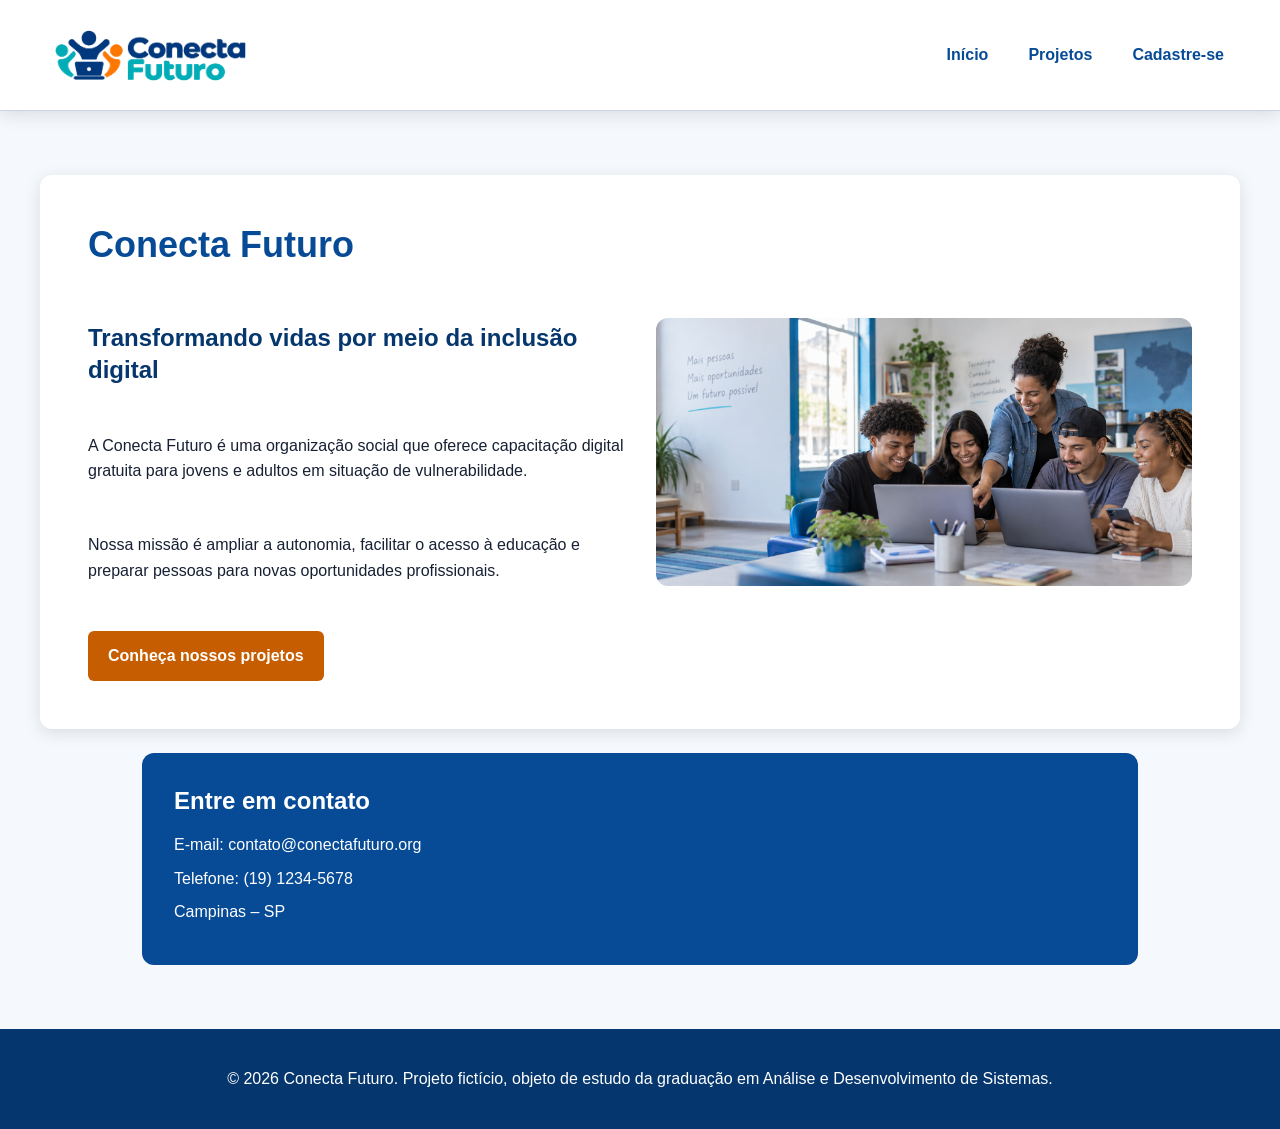
<file: index.html>
<!doctype html>
<html lang="pt-BR">
  <head>
    <meta charset="UTF-8" />
    <meta name="viewport" content="width=device-width, initial-scale=1.0" />

    <title>Conecta Futuro</title>

    <meta http-equiv="refresh" content="0; url=html/index.html" />

    <link rel="canonical" href="html/index.html" />
  </head>

  <body>
    <p>
      Redirecionando para o site da Conecta Futuro...
      <a href="html/index.html">Clique aqui caso não seja redirecionado.</a>
    </p>

    <script>
      window.location.replace("html/index.html");
    </script>
  </body>
</html>
</file>
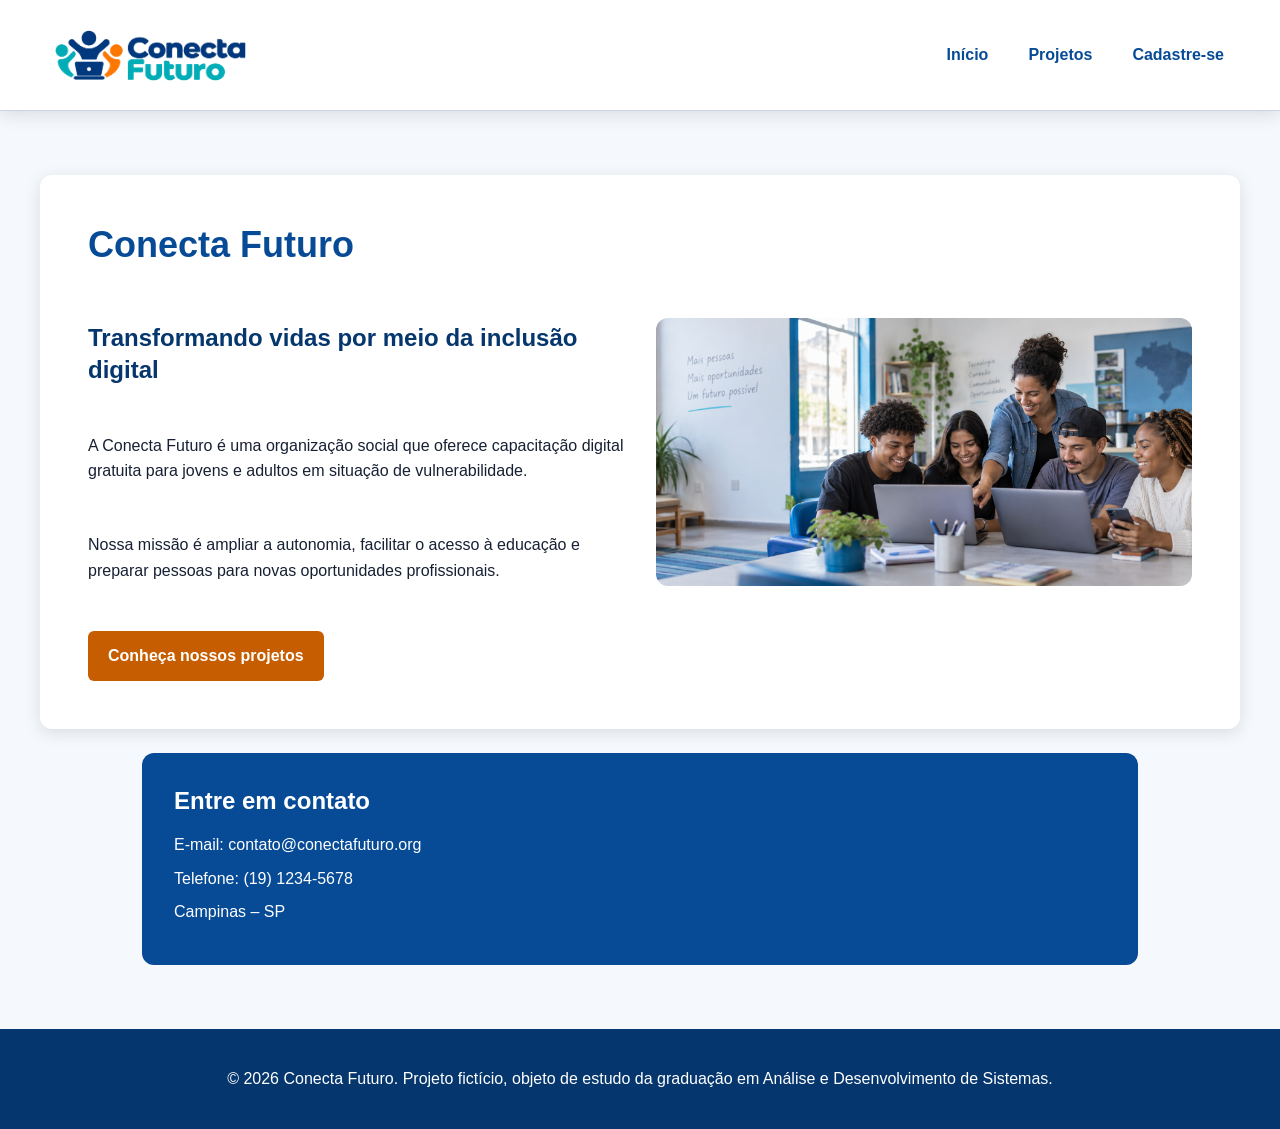
<file: html/index.html>
<!doctype html>
<html lang="pt-BR">
  <head>
    <meta charset="UTF-8" />
    <meta name="viewport" content="width=device-width, initial-scale=1.0" />
    <meta name="description" content="ONG de inclusão e capacitação digital." />
    <title>Conecta Futuro | Início</title>
    <link rel="icon" href="../img/favicon.svg" type="image/svg+xml" />
    <link rel="stylesheet" href="../css/variables.css" />
    <link rel="stylesheet" href="../css/global.css" />

    <link id="css-pagina" rel="stylesheet" href="../css/index.css" />
  </head>
  <body>
    <header>
      <a href="index.html" class="logo">
        <img src="../img/logo-conecta-futuro.png" alt="Conecta Futuro" />
      </a>

      <!-- Controle do menu mobile -->
      <input
        type="checkbox"
        id="menu-toggle"
        class="menu-toggle"
        aria-label="Abrir ou fechar menu"
      />

      <!-- Ícone do menu sanduíche -->
      <label for="menu-toggle" class="menu-hamburguer">
        <span></span>
        <span></span>
        <span></span>
      </label>

      <nav class="nav-principal" aria-label="Navegação principal">
        <ul class="menu">
          <li>
            <a href="#inicio" data-route="inicio"> Início </a>
          </li>

          <li class="item-dropdown">
            <a href="#projetos" data-route="projetos"> Projetos </a>

            <ul class="submenu">
              <li>
                <a
                  href="#projetos/oficinas"
                  data-route="projetos"
                  data-section="oficinas"
                >
                  Oficinas digitais
                </a>
              </li>

              <li>
                <a
                  href="#projetos/voluntariado"
                  data-route="projetos"
                  data-section="voluntariado"
                >
                  Voluntariado
                </a>
              </li>

              <li>
                <a
                  href="#projetos/doacoes"
                  data-route="projetos"
                  data-section="doacoes"
                >
                  Doações
                </a>
              </li>
            </ul>
          </li>

          <li>
            <a href="#cadastro" data-route="cadastro"> Cadastre-se </a>
          </li>
        </ul>
      </nav>
    </header>

    <main id="app">
      <section aria-labelledby="titulo-principal">
        <h1 id="titulo-principal">Conecta Futuro</h1>

        <picture>
          <source srcset="../img/inclusao-digital.png" type="image/png" />
          <source srcset="../img/inclusao-digital.png" type="image/png" />
          <img
            src="../img/inclusao-digital.png"
            alt="Educadora auxiliando jovens em uma oficina de inclusão digital"
          />
        </picture>

        <h2>Transformando vidas por meio da inclusão digital</h2>

        <p>
          A Conecta Futuro é uma organização social que oferece capacitação
          digital gratuita para jovens e adultos em situação de vulnerabilidade.
        </p>

        <p>
          Nossa missão é ampliar a autonomia, facilitar o acesso à educação e
          preparar pessoas para novas oportunidades profissionais.
        </p>

        <a href="#projetos" data-route="projetos">Conheça nossos projetos</a>
      </section>

      <section aria-labelledby="titulo-contato">
        <h2 id="titulo-contato">Entre em contato</h2>
        <address>
          <p>
            E-mail:
            <a href="mailto:contato@conectafuturo.org">
              contato@conectafuturo.org
            </a>
          </p>
          <p>
            Telefone:
            <a href="tel:+551912345678">(19) 1234-5678</a>
          </p>
          <p>Campinas – SP</p>
        </address>
      </section>
    </main>

    <footer>
      <p>
        &copy; 2026 Conecta Futuro. Projeto fictício, objeto de estudo da
        graduação em Análise e Desenvolvimento de Sistemas.
      </p>
    </footer>
    <script type="module" src="../js/main.js"></script>
  </body>
</html>
</file>
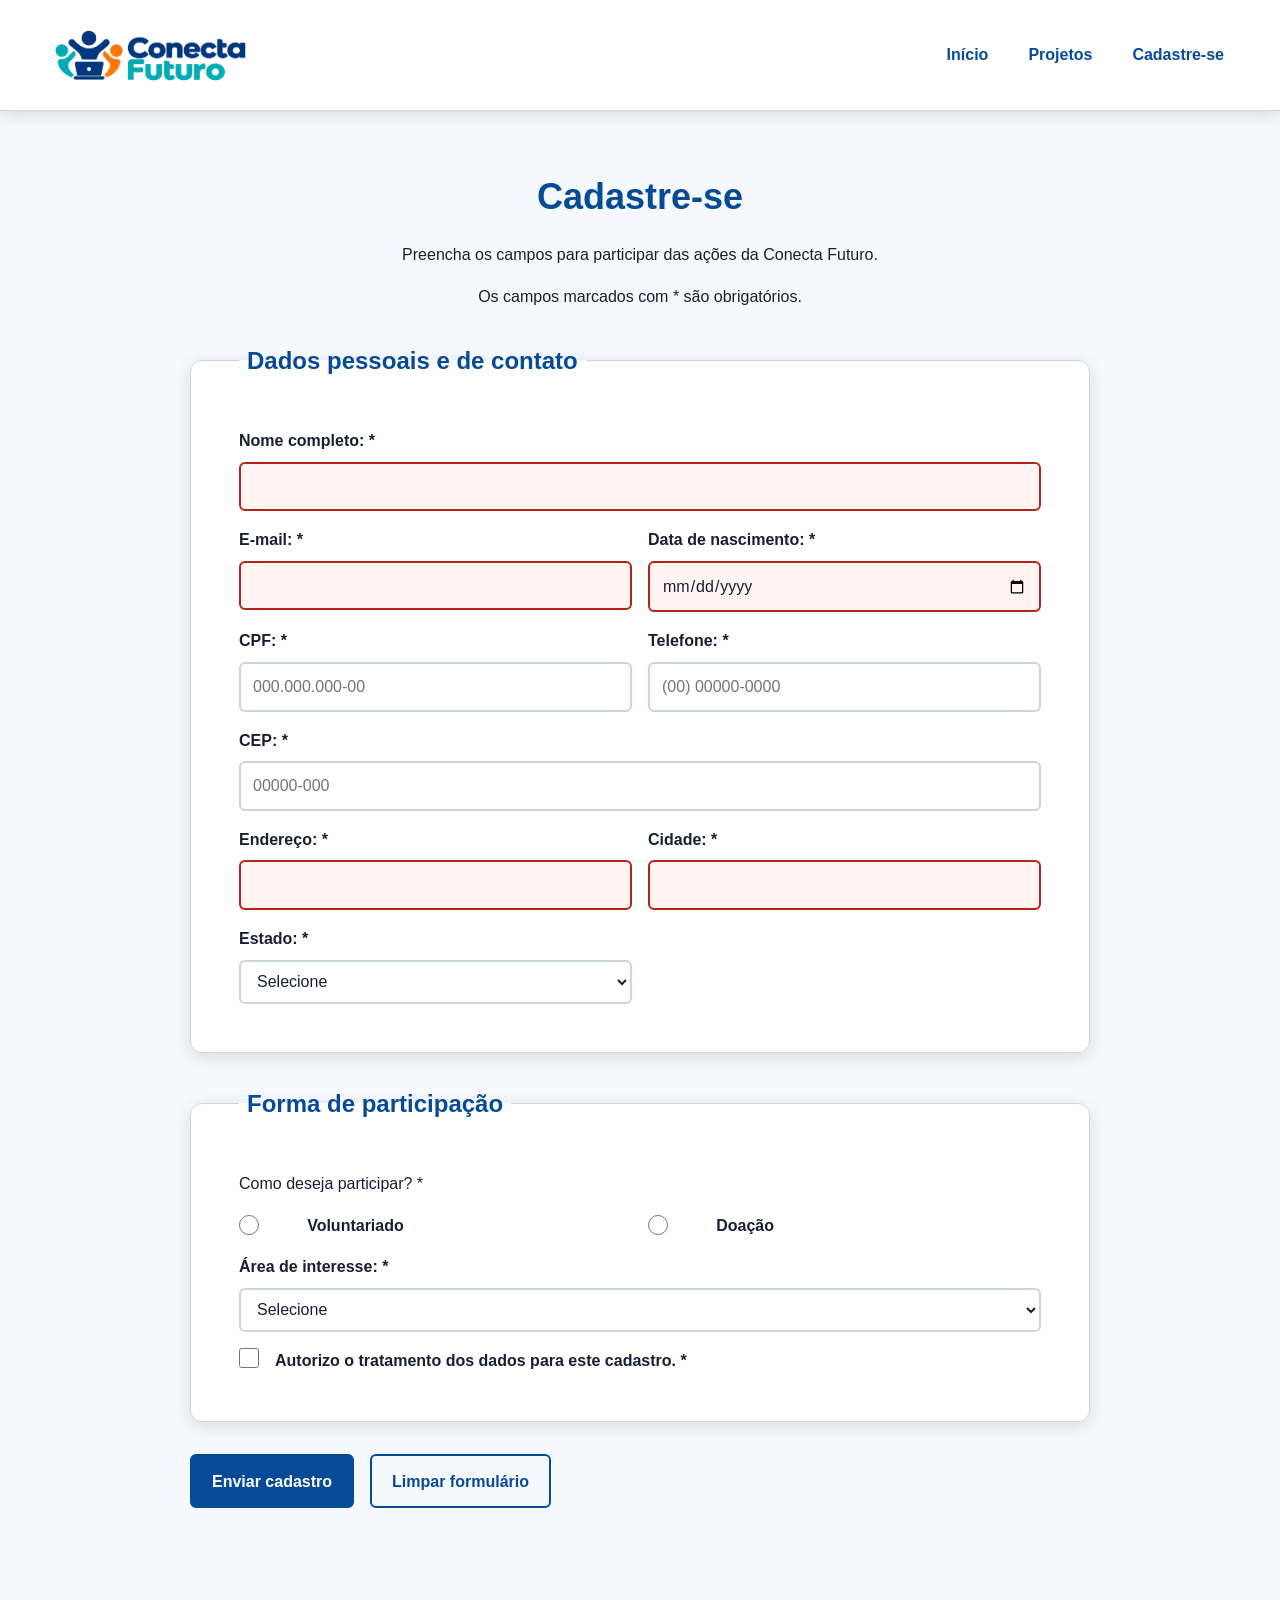
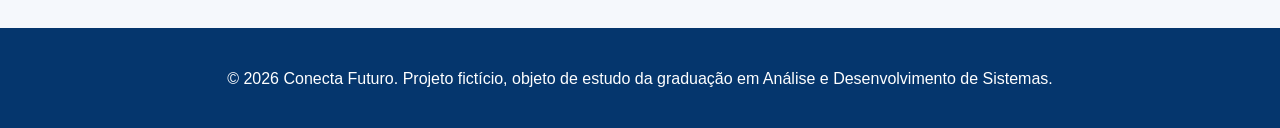
<file: html/cadastro.html>
<!doctype html>
<html lang="pt-BR">
  <head>
    <meta charset="UTF-8" />
    <meta name="viewport" content="width=device-width, initial-scale=1.0" />
    <meta name="description" content="Cadastro de voluntários e doadores." />
    <title>Conecta Futuro | Cadastro</title>
    <link rel="icon" href="../img/favicon.svg" type="image/svg+xml" />
    <link rel="stylesheet" href="../css/variables.css" />
    <link rel="stylesheet" href="../css/global.css" />
    <link rel="stylesheet" href="../css/cadastro.css" />
  </head>
  <body>
    <header>
      <a href="index.html" class="logo">
        <img src="../img/logo-conecta-futuro.png" alt="Conecta Futuro" />
      </a>

      <!-- Controle do menu mobile -->
      <input
        type="checkbox"
        id="menu-toggle"
        class="menu-toggle"
        aria-label="Abrir ou fechar menu"
      />

      <!-- Ícone do menu sanduíche -->
      <label for="menu-toggle" class="menu-hamburguer">
        <span></span>
        <span></span>
        <span></span>
      </label>

      <nav class="nav-principal" aria-label="Navegação principal">
        <ul class="menu">
          <li>
            <a href="index.html">Início</a>
          </li>

          <li class="item-dropdown">
            <a href="projetos.html">Projetos</a>

            <ul class="submenu">
              <li>
                <a href="projetos.html#oficinas">Oficinas digitais</a>
              </li>

              <li>
                <a href="projetos.html#voluntariado">Voluntariado</a>
              </li>

              <li>
                <a href="projetos.html#doacoes">Doações</a>
              </li>
            </ul>
          </li>

          <li>
            <a href="cadastro.html">Cadastre-se</a>
          </li>
        </ul>
      </nav>
    </header>

    <main>
      <h1>Cadastre-se</h1>
      <p>Preencha os campos para participar das ações da Conecta Futuro.</p>
      <p>Os campos marcados com * são obrigatórios.</p>

      <form id="form-cadastro" action="#" method="post" novalidate>
        <fieldset>
          <legend>Dados pessoais e de contato</legend>

          <p>
            <label for="nome">Nome completo: *</label>
            <input
              type="text"
              id="nome"
              name="nome"
              autocomplete="name"
              required
            />
          </p>

          <p>
            <label for="email">E-mail: *</label>
            <input
              type="email"
              id="email"
              name="email"
              autocomplete="email"
              required
            />
          </p>

          <p>
            <label for="nascimento">Data de nascimento: *</label>
            <input type="date" id="nascimento" name="nascimento" required />
          </p>

          <p>
            <label for="cpf">CPF: *</label>
            <input
              type="text"
              id="cpf"
              name="cpf"
              inputmode="numeric"
              placeholder="000.000.000-00"
              pattern="[0-9]{3}\.[0-9]{3}\.[0-9]{3}-[0-9]{2}"
              maxlength="14"
              title="Digite o CPF no formato 000.000.000-00"
              required
            />
          </p>

          <p>
            <label for="telefone">Telefone: *</label>
            <input
              type="tel"
              id="telefone"
              name="telefone"
              autocomplete="tel"
              placeholder="(00) 00000-0000"
              pattern="\([0-9]{2}\) [0-9]{5}-[0-9]{4}"
              maxlength="15"
              title="Digite o telefone no formato (00) 00000-0000"
              required
            />
          </p>

          <p>
            <label for="cep">CEP: *</label>
            <input
              type="text"
              id="cep"
              name="cep"
              inputmode="numeric"
              autocomplete="postal-code"
              placeholder="00000-000"
              pattern="[0-9]{5}-[0-9]{3}"
              maxlength="9"
              title="Digite o CEP no formato 00000-000"
              required
            />
          </p>

          <p>
            <label for="endereco">Endereço: *</label>
            <input
              type="text"
              id="endereco"
              name="endereco"
              autocomplete="street-address"
              required
            />
          </p>

          <p>
            <label for="cidade">Cidade: *</label>
            <input
              type="text"
              id="cidade"
              name="cidade"
              autocomplete="address-level2"
              required
            />
          </p>

          <p>
            <label for="estado">Estado: *</label>
            <select
              id="estado"
              name="estado"
              autocomplete="address-level1"
              required
            >
              <option value="">Selecione</option>
              <option value="AC">Acre</option>
              <option value="AL">Alagoas</option>
              <option value="AP">Amapá</option>
              <option value="AM">Amazonas</option>
              <option value="BA">Bahia</option>
              <option value="CE">Ceará</option>
              <option value="DF">Distrito Federal</option>
              <option value="ES">Espírito Santo</option>
              <option value="GO">Goiás</option>
              <option value="MA">Maranhão</option>
              <option value="MT">Mato Grosso</option>
              <option value="MS">Mato Grosso do Sul</option>
              <option value="MG">Minas Gerais</option>
              <option value="PA">Pará</option>
              <option value="PB">Paraíba</option>
              <option value="PR">Paraná</option>
              <option value="PE">Pernambuco</option>
              <option value="PI">Piauí</option>
              <option value="RJ">Rio de Janeiro</option>
              <option value="RN">Rio Grande do Norte</option>
              <option value="RS">Rio Grande do Sul</option>
              <option value="RO">Rondônia</option>
              <option value="RR">Roraima</option>
              <option value="SC">Santa Catarina</option>
              <option value="SP">São Paulo</option>
              <option value="SE">Sergipe</option>
              <option value="TO">Tocantins</option>
            </select>
          </p>
        </fieldset>

        <fieldset>
          <legend>Forma de participação</legend>

          <p>Como deseja participar? *</p>

          <input
            type="radio"
            id="voluntario"
            name="participacao"
            value="voluntario"
            required
          />
          <label for="voluntario">Voluntariado</label>

          <input type="radio" id="doador" name="participacao" value="doador" />
          <label for="doador">Doação</label>

          <p>
            <label for="interesse">Área de interesse: *</label>
            <select id="interesse" name="interesse" required>
              <option value="">Selecione</option>
              <option value="oficinas">Oficinas de informática</option>
              <option value="curriculos">Elaboração de currículos</option>
              <option value="comunicacao">Comunicação</option>
              <option value="doacoes">Campanhas de doação</option>
            </select>
          </p>

          <p>
            <input
              type="checkbox"
              id="consentimento"
              name="consentimento"
              required
            />
            <label for="consentimento">
              Autorizo o tratamento dos dados para este cadastro. *
            </label>
          </p>
        </fieldset>

        <div class="acoes-formulario">
          <button type="submit">Enviar cadastro</button>
          <button type="reset">Limpar formulário</button>
        </div>

        <p
          id="mensagem-formulario"
          class="mensagem-formulario"
          role="status"
          aria-live="polite"
        ></p>
      </form>
    </main>

    <footer>
      <p>
        &copy; 2026 Conecta Futuro. Projeto fictício, objeto de estudo da
        graduação em Análise e Desenvolvimento de Sistemas.
      </p>
    </footer>

    <script type="module" src="../js/validation.js"></script>
  </body>
</html>
</file>
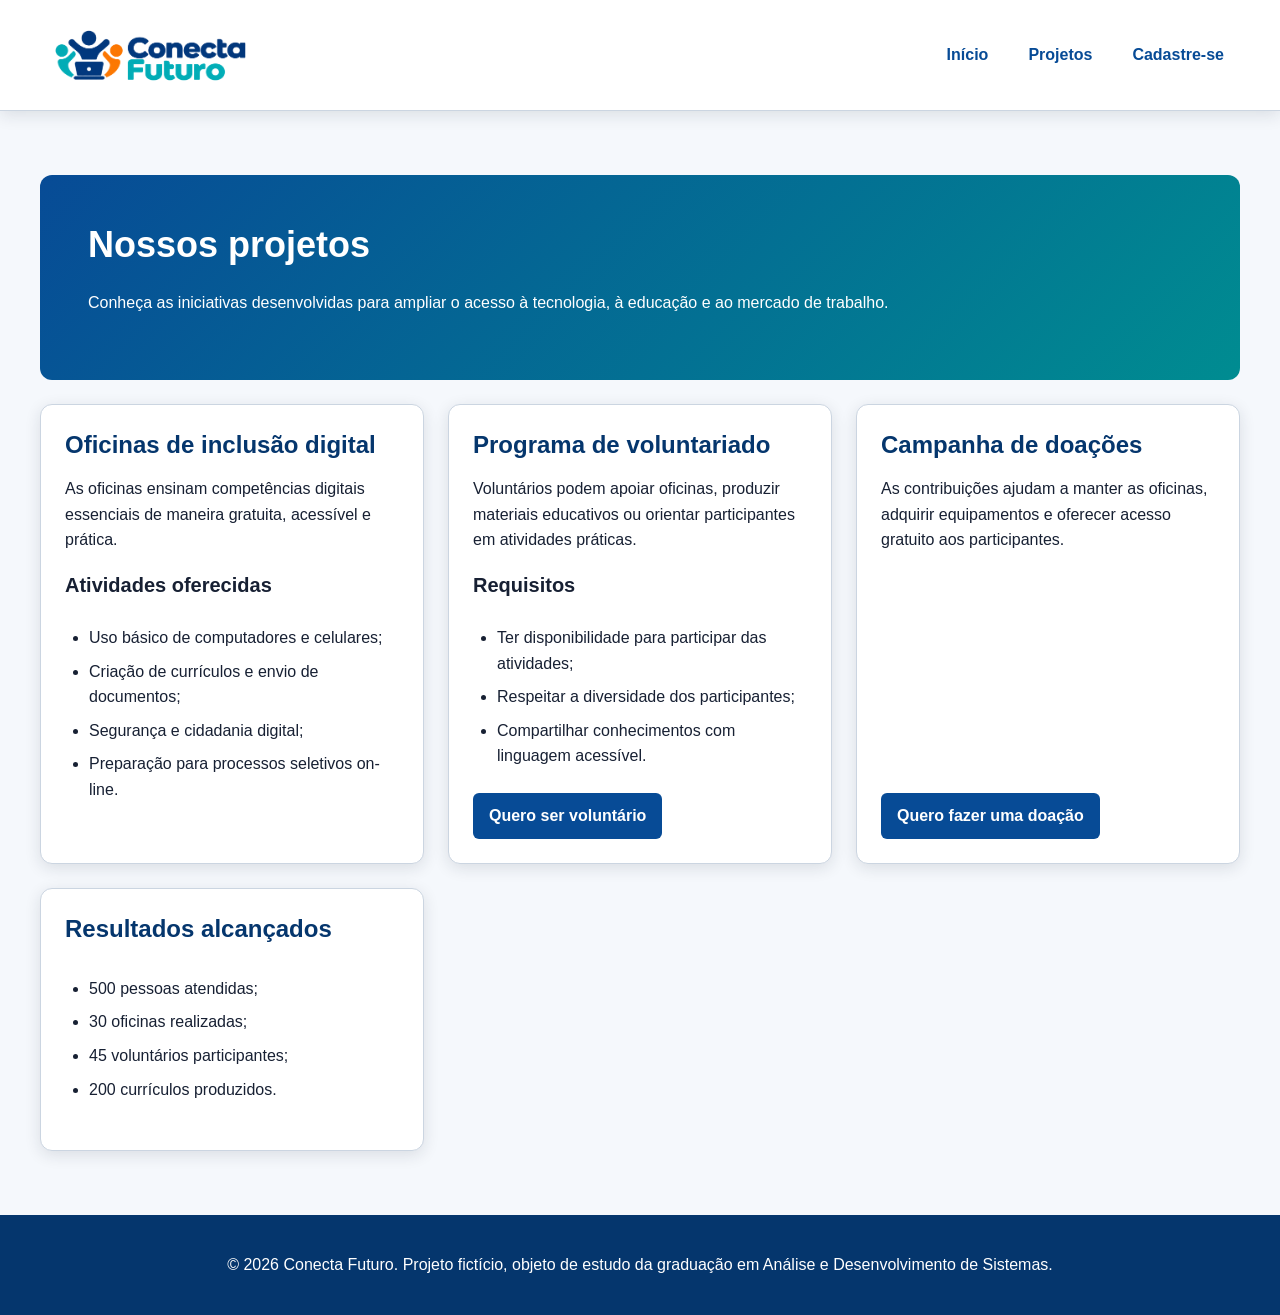
<file: html/projetos.html>
<!doctype html>
<html lang="pt-BR">
  <head>
    <meta charset="UTF-8" />
    <meta name="viewport" content="width=device-width, initial-scale=1.0" />
    <meta
      name="description"
      content="Projetos e formas de apoiar a Conecta Futuro."
    />
    <title>Conecta Futuro | Projetos</title>
    <link rel="icon" href="../img/favicon.svg" type="image/svg+xml" />
    <link rel="stylesheet" href="../css/variables.css" />
    <link rel="stylesheet" href="../css/global.css" />
    <link rel="stylesheet" href="../css/projetos.css" />
  </head>
  <body>
    <header>
      <a href="index.html" class="logo">
        <img src="../img/logo-conecta-futuro.png" alt="Conecta Futuro" />
      </a>

      <!-- Controle do menu mobile -->
      <input
        type="checkbox"
        id="menu-toggle"
        class="menu-toggle"
        aria-label="Abrir ou fechar menu"
      />

      <!-- Ícone do menu sanduíche -->
      <label for="menu-toggle" class="menu-hamburguer">
        <span></span>
        <span></span>
        <span></span>
      </label>

      <nav class="nav-principal" aria-label="Navegação principal">
        <ul class="menu">
          <li>
            <a href="index.html">Início</a>
          </li>

          <li class="item-dropdown">
            <a href="projetos.html">Projetos</a>

            <ul class="submenu">
              <li>
                <a href="projetos.html#oficinas">Oficinas digitais</a>
              </li>

              <li>
                <a href="projetos.html#voluntariado">Voluntariado</a>
              </li>

              <li>
                <a href="projetos.html#doacoes">Doações</a>
              </li>
            </ul>
          </li>

          <li>
            <a href="cadastro.html">Cadastre-se</a>
          </li>
        </ul>
      </nav>
    </header>

    <main>
      <section aria-labelledby="titulo-projetos">
        <h1 id="titulo-projetos">Nossos projetos</h1>
        <p>
          Conheça as iniciativas desenvolvidas para ampliar o acesso à
          tecnologia, à educação e ao mercado de trabalho.
        </p>
      </section>

      <!-- Os componentes abaixo são criados por templates.js. -->
      <div id="projetos-dinamicos" hidden></div>
    </main>

    <footer>
      <p>
        &copy; 2026 Conecta Futuro. Projeto fictício, objeto de estudo da
        graduação em Análise e Desenvolvimento de Sistemas.
      </p>
    </footer>

    <script type="module" src="../js/templates.js"></script>
  </body>
</html>
</file>
<file: css/variables.css>
:root {
  /* Cores principais */
  --cor-primaria: #074b96;
  --cor-primaria-escura: #05366d;
  --cor-secundaria: #008c91;
  --cor-destaque: #c65d00;

  /* Cores neutras e funcionais */
  --cor-fundo: #f5f8fc;
  --cor-superficie: #ffffff;
  --cor-texto: #172033;
  --cor-texto-claro: #4b5563;
  --cor-borda: #cbd5e1;
  --cor-sucesso: #237a44;
  --cor-erro: #b42318;

  /* Tipografia */
  --fonte-principal: Arial, Helvetica, sans-serif;
  --texto-xs: 12px;
  --texto-sm: 14px;
  --texto-md: 16px;
  --texto-lg: 24px;
  --texto-xl: 36px;

  /* Espaçamentos */
  --espaco-1: 4px;
  --espaco-2: 8px;
  --espaco-3: 16px;
  --espaco-4: 24px;
  --espaco-5: 32px;
  --espaco-6: 48px;

  /* Outros padrões */
  --raio-sm: 6px;
  --raio-md: 12px;
  --sombra: 0 4px 16px rgb(23 32 51 / 12%);
  --sombra-destaque: 0 8px 24px rgb(23 32 51 / 18%);
  --transicao: 0.3s ease;
}
</file>
<file: css/global.css>
* {
  box-sizing: border-box;
}

html {
  scroll-behavior: smooth;
}

body {
  margin: 0;
  font-family: var(--fonte-principal);
  font-size: var(--texto-md);
  line-height: 1.6;
  color: var(--cor-texto);
  background-color: var(--cor-fundo);
}

img {
  display: block;
  max-width: 100%;
  height: auto;
}

a {
  color: var(--cor-primaria);
  text-decoration: none;
  transition:
    color var(--transicao),
    background-color var(--transicao);
}

a:hover {
  color: var(--cor-primaria-escura);
}

a:focus-visible,
button:focus-visible,
input:focus-visible,
select:focus-visible {
  outline: 3px solid var(--cor-destaque);
  outline-offset: 3px;
}

h1,
h2,
h3,
p {
  margin-top: 0;
}

h1 {
  margin-bottom: var(--espaco-4);
  font-size: var(--texto-xl);
  line-height: 1.2;
  color: var(--cor-primaria);
}

h2 {
  margin-bottom: var(--espaco-3);
  font-size: var(--texto-lg);
  line-height: 1.3;
  color: var(--cor-primaria-escura);
}

h3 {
  margin-bottom: var(--espaco-2);
  font-size: 20px;
}

p,
ul {
  margin-bottom: var(--espaco-3);
}

header {
  position: relative;
  z-index: 10;
  display: flex;
  flex-wrap: wrap;
  align-items: center;
  justify-content: space-between;
  gap: var(--espaco-4);
  padding: var(--espaco-3) max(16px, calc((100% - 1200px) / 2));
  background-color: var(--cor-superficie);
  border-bottom: 1px solid var(--cor-borda);
  box-shadow: var(--sombra);
}

header picture img {
  width: 220px;
}

header > p {
  margin: 0;
  font-size: var(--texto-lg);
  color: var(--cor-primaria);
}

nav ul {
  display: flex;
  flex-wrap: wrap;
  align-items: center;
  gap: var(--espaco-2);
  margin: 0;
  padding: 0;
  list-style: none;
}

nav a {
  display: block;
  padding: var(--espaco-2) var(--espaco-3);
  font-weight: bold;
  border-radius: var(--raio-sm);
}

nav a:hover,
nav a:focus-visible,
nav a[aria-current="page"] {
  color: var(--cor-superficie);
  background-color: var(--cor-primaria);
}

main {
  width: min(100% - 32px, 1200px);
  min-height: 70vh;
  margin: 0 auto;
  padding-block: var(--espaco-6);
}

footer {
  display: flex;
  align-items: center;
  justify-content: center;
  min-height: 100px;
  padding: var(--espaco-4);
  color: var(--cor-superficie);
  text-align: center;
  background-color: var(--cor-primaria-escura);
}

footer p {
  margin: 0;
}

button,
.button {
  display: inline-block;
  padding: 12px 20px;
  font: inherit;
  font-weight: bold;
  color: var(--cor-superficie);
  cursor: pointer;
  background-color: var(--cor-primaria);
  border: 2px solid var(--cor-primaria);
  border-radius: var(--raio-sm);
  transition:
    background-color var(--transicao),
    transform var(--transicao),
    box-shadow var(--transicao);
}

button:hover,
.button:hover {
  color: var(--cor-superficie);
  background-color: var(--cor-primaria-escura);
  box-shadow: var(--sombra-destaque);
  transform: translateY(-2px);
}

button:active,
.button:active {
  box-shadow: none;
  transform: translateY(0);
}

button:disabled {
  color: var(--cor-texto-claro);
  cursor: not-allowed;
  background-color: var(--cor-borda);
  border-color: var(--cor-borda);
  opacity: 0.7;
}

.campo-erro {
  border-color: var(--cor-erro) !important;
  background-color: #fff4f2 !important;
}

.campo-sucesso {
  border-color: var(--cor-sucesso) !important;
  background-color: #f0fff5 !important;
}

.mensagem-erro {
  display: block;
  margin-top: var(--espaco-1);
  color: var(--cor-erro);
  font-size: var(--texto-sm);
  font-weight: bold;
}

.mensagem-formulario {
  min-height: 24px;
  margin: 0;
  padding: 0;
  font-weight: bold;
}

.mensagem-formulario.sucesso {
  padding: var(--espaco-3);
  color: var(--cor-sucesso);
  background-color: #f0fff5;
  border: 1px solid var(--cor-sucesso);
  border-radius: var(--raio-sm);
}

.mensagem-formulario.erro {
  padding: var(--espaco-3);
  color: var(--cor-erro);
  background-color: #fff4f2;
  border: 1px solid var(--cor-erro);
  border-radius: var(--raio-sm);
}

@media (max-width: 767px) {
  header {
    flex-direction: column;
    align-items: center;
  }

  nav {
    width: 100%;
  }

  nav ul {
    flex-direction: column;
    align-items: stretch;
    width: 100%;
  }

  nav a {
    width: 100%;
    text-align: center;
  }

  main {
    padding-block: var(--espaco-5);
  }

  h1 {
    font-size: 30px;
  }
}

@media (min-width: 768px) {
  header {
    min-height: 88px;
  }
}

@media (min-width: 1024px) {
  main {
    padding-block: 64px;
  }
}

@media (min-width: 1280px) {
  main {
    width: min(100% - 64px, 1200px);
  }
}

@media (min-width: 1440px) {
  main {
    max-width: 1320px;
  }
}

.logo img {
  width: 220px;
}

.menu-toggle,
.menu-hamburguer {
  display: none;
}

.item-dropdown {
  position: relative;
}

.submenu {
  position: absolute;
  top: 100%;
  left: 0;
  z-index: 20;
  min-width: 220px;
  margin: 0;
  padding: 8px;
  list-style: none;
  background-color: var(--cor-superficie);
  border: 1px solid var(--cor-borda);
  border-radius: var(--raio-md);
  box-shadow: var(--sombra);
  opacity: 0;
  visibility: hidden;
  transform: translateY(8px);
  transition:
    opacity var(--transicao),
    visibility var(--transicao),
    transform var(--transicao);
}

.item-dropdown:hover .submenu,
.item-dropdown:focus-within .submenu {
  opacity: 1;
  visibility: visible;
  transform: translateY(0);
}

@media (max-width: 767px) {
  header {
    align-items: flex-start;
  }

  .logo img {
    width: 180px;
  }

  .menu-toggle {
    position: absolute;
    top: 16px;
    right: 16px;
    z-index: 30;
    display: block;
    width: 44px;
    height: 44px;
    cursor: pointer;
    opacity: 0;
  }

  .menu-hamburguer {
    display: flex;
    flex-direction: column;
    align-items: center;
    justify-content: center;
    align-self: flex-end;
    gap: 5px;
    width: 44px;
    height: 44px;
    cursor: pointer;
    background-color: var(--cor-primaria);
    border-radius: var(--raio-sm);
  }

  .menu-hamburguer span {
    width: 24px;
    height: 3px;
    background-color: var(--cor-superficie);
    border-radius: 2px;
    transition: transform var(--transicao);
  }

  .menu-toggle:focus-visible + .menu-hamburguer {
    outline: 3px solid var(--cor-destaque);
    outline-offset: 3px;
  }

  .nav-principal {
    display: none;
    width: 100%;
  }

  .menu-toggle:checked ~ .nav-principal {
    display: block;
  }

  .menu {
    flex-direction: column;
    align-items: stretch;
    width: 100%;
    padding: 16px;
    background-color: var(--cor-superficie);
    border-radius: var(--raio-md);
    box-shadow: var(--sombra);
  }

  .submenu {
    position: static;
    display: none;
    min-width: auto;
    margin-left: 16px;
    box-shadow: none;
    opacity: 1;
    visibility: visible;
    transform: none;
  }

  .item-dropdown:hover .submenu,
  .item-dropdown:focus-within .submenu {
    display: block;
  }

  .menu-toggle:checked + .menu-hamburguer span:nth-child(1) {
    transform: translateY(8px) rotate(45deg);
  }

  .menu-toggle:checked + .menu-hamburguer span:nth-child(2) {
    opacity: 0;
  }

  .menu-toggle:checked + .menu-hamburguer span:nth-child(3) {
    transform: translateY(-8px) rotate(-45deg);
  }
}
</file>
<file: css/index.css>
main {
  display: grid;
  grid-template-columns: repeat(12, minmax(0, 1fr));
  gap: var(--espaco-5);
}

main section {
  grid-column: 1 / -1;
}

main section:first-child {
  display: grid;
  grid-template-columns: repeat(12, minmax(0, 1fr));
  align-items: center;
  gap: var(--espaco-4);
  padding: var(--espaco-5);
  background-color: var(--cor-superficie);
  border-radius: var(--raio-md);
  box-shadow: var(--sombra);
}

main section:first-child h1,
main section:first-child h2,
main section:first-child p,
main section:first-child > a {
  grid-column: 1 / -1;
}

main section:first-child picture {
  grid-column: 1 / -1;
  grid-row: auto;
}

main section:first-child picture img {
  width: 100%;
  border-radius: var(--raio-md);
}

main section:first-child > a {
  justify-self: start;
  padding: 12px 20px;
  font-weight: bold;
  color: var(--cor-superficie);
  background-color: var(--cor-destaque);
  border-radius: var(--raio-sm);
  transition:
    background-color var(--transicao),
    transform var(--transicao),
    box-shadow var(--transicao);
}

main section:first-child > a:hover {
  color: var(--cor-superficie);
  background-color: #9c4900;
  box-shadow: var(--sombra-destaque);
  transform: translateY(-2px);
}

main section:last-child {
  padding: var(--espaco-5);
  background-color: var(--cor-primaria);
  border-radius: var(--raio-md);
}

main section:last-child h2,
main section:last-child p,
main section:last-child a {
  color: var(--cor-superficie);
}

address {
  font-style: normal;
}

address p {
  margin-bottom: var(--espaco-2);
}

@media (min-width: 480px) {
  main {
    gap: var(--espaco-4);
  }
}

@media (min-width: 768px) {
  main section:first-child picture {
    grid-column: 7 / -1;
    grid-row: 1 / span 5;
  }

  main section:first-child h1,
  main section:first-child h2,
  main section:first-child p,
  main section:first-child > a {
    grid-column: 1 / 7;
  }
}

@media (min-width: 1024px) {
  main section:first-child {
    padding: var(--espaco-6);
  }

  main section:last-child {
    grid-column: 2 / 12;
  }
}

@media (min-width: 1280px) {
  main section:first-child {
    gap: var(--espaco-5);
  }
}

@media (min-width: 1440px) {
  main section:first-child h1 {
    font-size: 42px;
  }
}
</file>
<file: css/cadastro.css>
main {
  max-width: 900px;
}

main > h1,
main > p {
  text-align: center;
}

form {
  display: flex;
  flex-direction: column;
  gap: var(--espaco-4);
  margin-top: var(--espaco-5);
}

fieldset {
  display: grid;
  grid-template-columns: repeat(12, minmax(0, 1fr));
  gap: var(--espaco-3);
  margin: 0;
  padding: var(--espaco-4);
  background-color: var(--cor-superficie);
  border: 1px solid var(--cor-borda);
  border-radius: var(--raio-md);
  box-shadow: var(--sombra);
}

legend {
  padding: 0 var(--espaco-2);
  font-size: var(--texto-lg);
  font-weight: bold;
  color: var(--cor-primaria);
}

fieldset p {
  grid-column: 1 / -1;
  display: flex;
  flex-direction: column;
  gap: var(--espaco-2);
  margin: 0;
}

label {
  font-weight: bold;
  color: var(--cor-texto);
}

input,
select {
  width: 100%;
  min-height: 44px;
  padding: 10px 12px;
  font: inherit;
  color: var(--cor-texto);
  background-color: var(--cor-superficie);
  border: 2px solid var(--cor-borda);
  border-radius: var(--raio-sm);
  transition:
    border-color var(--transicao),
    background-color var(--transicao),
    box-shadow var(--transicao);
}

input:hover,
select:hover {
  border-color: var(--cor-secundaria);
}

input:focus,
select:focus {
  border-color: var(--cor-primaria);
  box-shadow: 0 0 0 3px rgb(7 75 150 / 15%);
  outline: none;
}

input:not(:placeholder-shown):valid {
  border-color: var(--cor-sucesso);
  background-color: #f0fff5;
}

input:not(:placeholder-shown):invalid {
  border-color: var(--cor-erro);
  background-color: #fff4f2;
}

input[type="radio"],
input[type="checkbox"] {
  width: 20px;
  min-height: 20px;
  margin: 0 var(--espaco-2) 0 0;
  accent-color: var(--cor-primaria);
}

fieldset:nth-of-type(2) > input,
fieldset:nth-of-type(2) > label {
  align-self: center;
}

fieldset:nth-of-type(2) > input[type="radio"] {
  grid-column: span 1;
}

fieldset:nth-of-type(2) > label {
  grid-column: span 5;
}

fieldset:nth-of-type(2) p:last-child {
  display: grid;
  grid-template-columns: auto 1fr;
  align-items: start;
}

.acoes-formulario {
  display: flex;
  align-items: stretch;
  justify-content: flex-start;
  gap: var(--espaco-3);
}

.acoes-formulario button {
  min-height: 54px;
  margin: 0;
}

.acoes-formulario button[type="reset"] {
  color: var(--cor-primaria);
  background-color: transparent;
  border: 2px solid var(--cor-primaria);
}

.acoes-formulario button[type="reset"]:hover {
  color: var(--cor-superficie);
  background-color: var(--cor-primaria);
}

@media (min-width: 480px) {
  fieldset {
    padding: var(--espaco-5);
  }
}

@media (min-width: 768px) {
  fieldset:first-of-type p {
    grid-column: span 6;
  }

  fieldset:first-of-type p:nth-of-type(1),
  fieldset:first-of-type p:nth-of-type(6) {
    grid-column: 1 / -1;
  }
}

@media (min-width: 1024px) {
  form {
    gap: var(--espaco-5);
  }
}

@media (min-width: 1280px) {
  fieldset {
    padding: var(--espaco-6);
  }
}

@media (min-width: 1440px) {
  main {
    max-width: 1000px;
  }
}

@media (max-width: 479px) {
  .acoes-formulario {
    flex-direction: column;
  }

  .acoes-formulario button {
    width: 100%;
  }

  fieldset:nth-of-type(2) > input[type="radio"] {
    grid-column: span 2;
  }

  fieldset:nth-of-type(2) > label {
    grid-column: span 10;
  }
}
</file>
<file: css/projetos.css>
main {
  display: grid;
  grid-template-columns: repeat(12, minmax(0, 1fr));
  gap: var(--espaco-4);
}

main > section,
main > article {
  grid-column: span 12;
}

main > section:first-child {
  padding: var(--espaco-5);
  color: var(--cor-superficie);
  background: linear-gradient(
    135deg,
    var(--cor-primaria),
    var(--cor-secundaria)
  );
  border-radius: var(--raio-md);
}

main > section:first-child h1,
main > section:first-child p {
  color: var(--cor-superficie);
}

main > article,
main > section:not(:first-child) {
  display: flex;
  flex-direction: column;
  padding: var(--espaco-4);
  background-color: var(--cor-superficie);
  border: 1px solid var(--cor-borda);
  border-radius: var(--raio-md);
  box-shadow: var(--sombra);
  transition:
    border-color var(--transicao),
    transform var(--transicao),
    box-shadow var(--transicao);
}

main > article:hover,
main > section:not(:first-child):hover,
main > article:focus-within,
main > section:not(:first-child):focus-within {
  border-color: var(--cor-secundaria);
  box-shadow: var(--sombra-destaque);
  transform: translateY(-4px);
}

main ul {
  padding-left: var(--espaco-4);
}

main li {
  margin-bottom: var(--espaco-2);
}

main > article a,
main > section:not(:first-child) > a {
  align-self: flex-start;
  margin-top: auto;
  padding: 10px 16px;
  font-weight: bold;
  color: var(--cor-superficie);
  background-color: var(--cor-primaria);
  border-radius: var(--raio-sm);
}

main > article a:hover,
main > section:not(:first-child) > a:hover {
  color: var(--cor-superficie);
  background-color: var(--cor-primaria-escura);
}

@media (min-width: 480px) {
  main {
    gap: var(--espaco-4);
  }
}

@media (min-width: 768px) {
  main > article,
  main > section:not(:first-child) {
    grid-column: span 6;
  }
}

@media (min-width: 1024px) {
  main > article,
  main > section:not(:first-child) {
    grid-column: span 4;
  }
}

@media (min-width: 1280px) {
  main > section:first-child {
    padding: var(--espaco-6);
  }
}

@media (min-width: 1440px) {
  main {
    gap: var(--espaco-5);
  }
}
</file>
